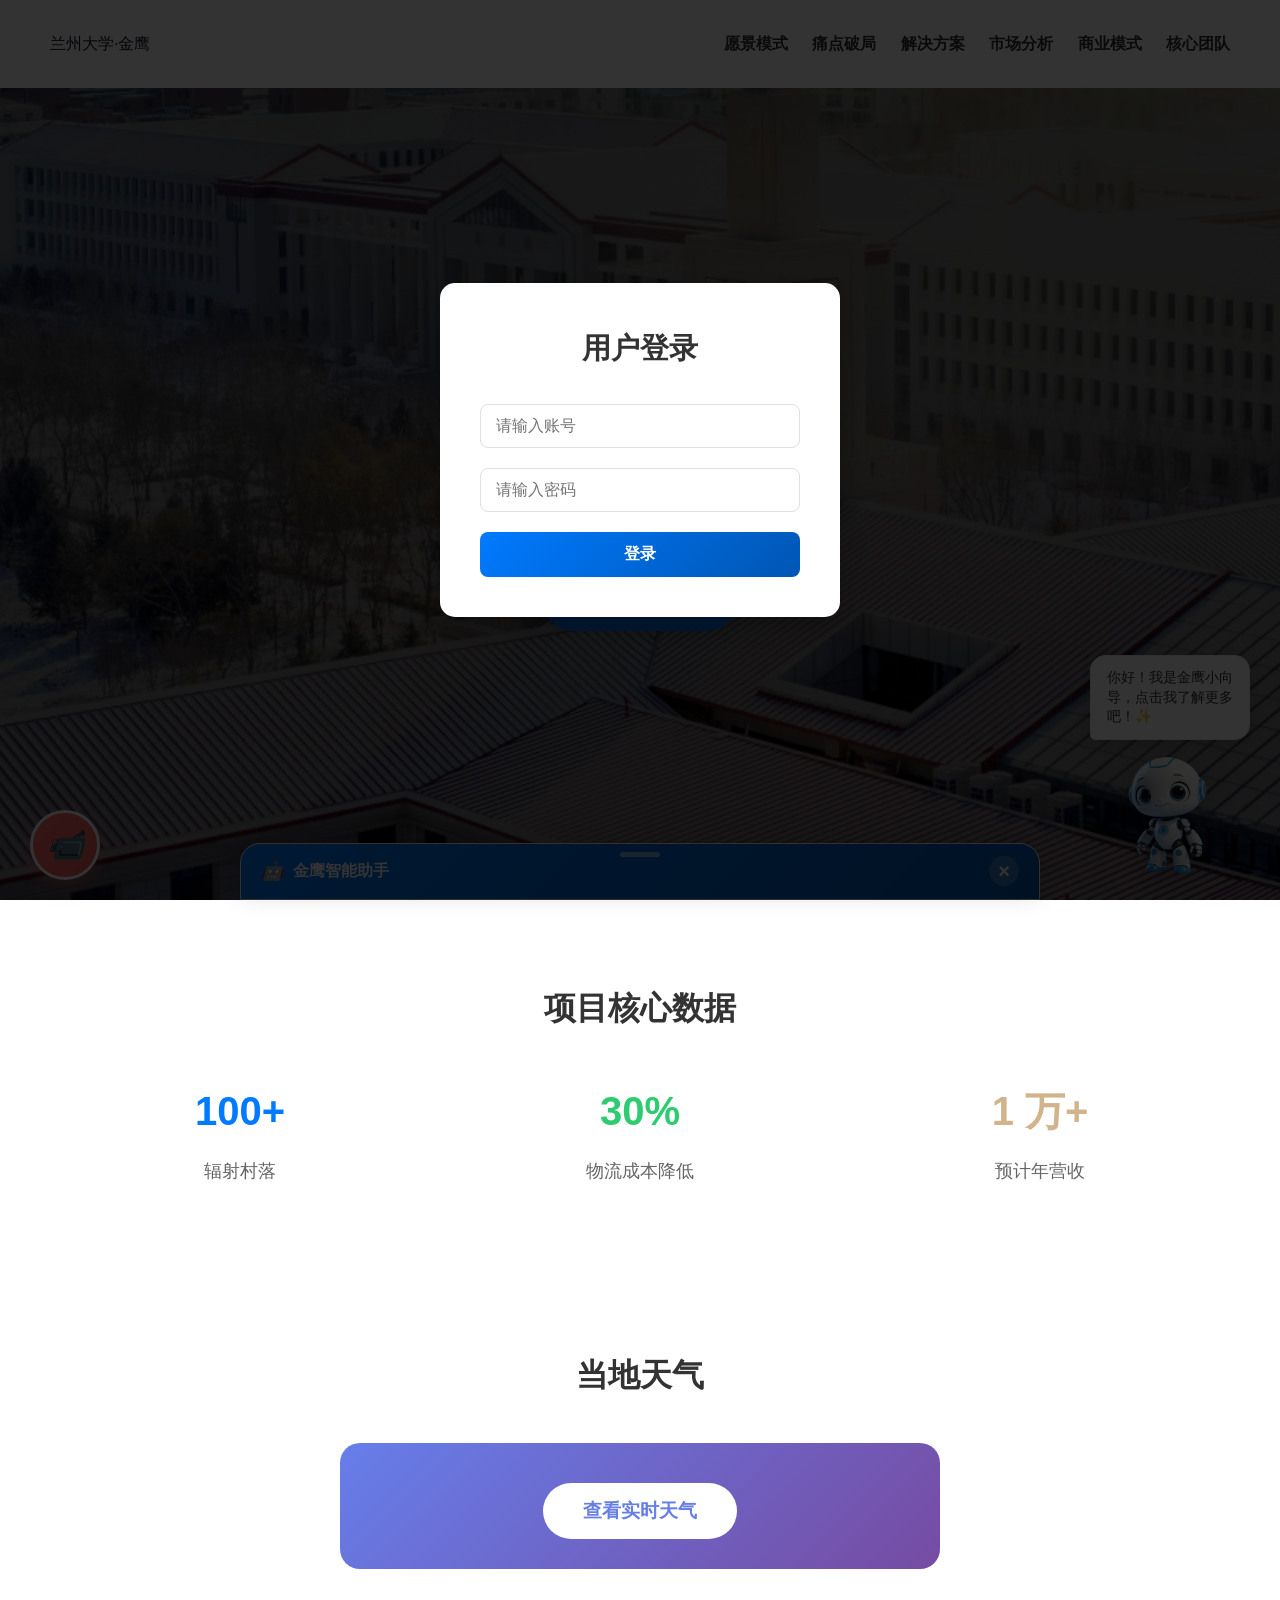
<file: index.html>
<!DOCTYPE html>
<html lang="zh-CN">
<head>
    <meta charset="UTF-8">
    <meta name="viewport" content="width=device-width, initial-scale=1.0">
    <title>兰州大学·金鹰</title>
    <!-- 引入全局样式 -->
    <link rel="stylesheet" href="assets/css/global.css">
    <style>
        /* ========== 新增：登录弹窗样式 ========== */
        .login-modal {
            position: fixed;
            top: 0;
            left: 0;
            width: 100%;
            height: 100%;
            background: rgba(0, 0, 0, 0.8);
            display: flex;
            justify-content: center;
            align-items: center;
            z-index: 99999;
        }
        
        .login-box {
            background: white;
            padding: 40px;
            border-radius: 15px;
            width: 90%;
            max-width: 400px;
            box-shadow: 0 10px 30px rgba(0, 0, 0, 0.3);
            text-align: center;
        }
        
        .login-box h2 {
            margin-bottom: 30px;
            color: #333;
            font-size: 1.8rem;
        }
        
        .login-input {
            width: 100%;
            padding: 12px 15px;
            margin-bottom: 20px;
            border: 1px solid #e0e0e0;
            border-radius: 8px;
            font-size: 1rem;
            outline: none;
        }
        
        .login-input:focus {
            border-color: #007AFF;
            box-shadow: 0 0 0 3px rgba(0, 122, 255, 0.1);
        }
        
        .login-btn {
            width: 100%;
            padding: 12px;
            background: linear-gradient(135deg, #007AFF 0%, #0056b3 100%);
            color: white;
            border: none;
            border-radius: 8px;
            font-size: 1rem;
            font-weight: bold;
            cursor: pointer;
            transition: transform 0.2s;
        }
        
        .login-btn:hover {
            transform: translateY(-2px);
        }
        
        .error-tip {
            color: #ff3b30;
            margin-bottom: 15px;
            font-size: 0.9rem;
            display: none;
        }

        /* ========== 原有样式（保留不变） ========== */
        * {
            margin: 0;
            padding: 0;
            box-sizing: border-box;
            font-family: "Microsoft Yahei", sans-serif;
        }
        
        body {
            padding-top: 88px;
            padding-bottom: 80px;
            overflow-x: hidden; /* 防止出现滚动条 */
        }

        header { 
            position: fixed; 
            top: 0; 
            width: 100%; 
            padding: 20px 50px; 
            display: flex; 
            justify-content: space-between; 
            align-items: center; 
            z-index: 1000; 
            background: rgba(255,255,255,0.9); 
            backdrop-filter: blur(10px); 
            height: 88px;
        }
        
        nav a { 
            margin-left: 20px; 
            text-decoration: none; 
            color: #333; 
            font-weight: bold; 
            transition: color 0.3s; 
        }
        
        nav a:hover { 
            color: #007AFF; 
        }

        .fade-in-up {
            opacity: 0;
            transform: translateY(20px);
            transition: opacity 0.8s ease, transform 0.8s ease;
        }
        
        .fade-in-up.visible {
            opacity: 1;
            transform: translateY(0);
        }

        .hero { 
            height: calc(100vh - 88px); 
            display: flex; 
            flex-direction: column; 
            justify-content: center; 
            align-items: center; 
            text-align: center; 
            background: linear-gradient(rgba(0,0,0,0.5), rgba(0,0,0,0.5)), url('images/hero/1.jpg'); 
            background-size: cover;     
            background-position: center;
            background-repeat: no-repeat;
            background-attachment: fixed;
            color: white; 
        }
        
        .hero h1 { 
            font-size: 3rem; 
            margin-bottom: 20px; 
            line-height: 1.2;
        }
        
        .btn { 
            padding: 15px 40px; 
            background: #007AFF; 
            color: white; 
            text-decoration: none; 
            border-radius: 30px; 
            font-size: 1.2rem; 
            transition: transform 0.3s, background 0.3s; 
            border: none;
            cursor: pointer;
        }
        
        .btn:hover { 
            transform: scale(1.05); 
            background: #0056b3; 
        }
        
        .section { 
            padding: 80px 20px; 
            max-width: 1200px; 
            margin: 0 auto; 
        }

        .section h2 {
            text-align: center; 
            margin-bottom: 40px;
            font-size: 2rem;
            color: #333;
        }
        
        .section .data-container {
            display: flex; 
            justify-content: space-around; 
            text-align: center;
            flex-wrap: wrap;
            gap: 40px;
        }
        
        .section .data-item {
            flex: 1;
            min-width: 150px;
        }
        
        .section .data-item h3 {
            font-size: 2.5rem; 
            color: #007AFF;
            margin-bottom: 10px;
        }
        
        .section .data-item p {
            font-size: 1.1rem;
            color: #666;
        }

        @media (max-width: 768px) {
            header {
                padding: 15px 20px;
                flex-direction: column;
                height: auto;
                padding-bottom: 15px;
            }
            
            nav {
                margin-top: 10px;
            }
            
            nav a {
                margin-left: 10px;
                margin-right: 10px;
                font-size: 0.9rem;
            }
            
            .hero h1 {
                font-size: 2rem;
            }
            
            body {
                padding-top: 120px;
                padding-bottom: 80px;
            }
            
            .hero {
                height: calc(100vh - 120px);
                padding: 0 20px;
            }
        }

        /* ========== 优化后的 AI 对话样式（底部灵动窗口） ========== */
        .chat-container {
            position: fixed;
            bottom: 0;
            left: 50%;
            transform: translateX(-50%);
            z-index: 9999;
            width: 90%;
            max-width: 800px;
            border-radius: 20px 20px 0 0;
            overflow: hidden;
            background: #ffffff;
            box-shadow: 0 -5px 25px rgba(0, 0, 0, 0.15);
            border: 1px solid #f0f0f0;
            transition: all 0.4s cubic-bezier(0.34, 1.56, 0.64, 1);
        }

        .chat-header {
            padding: 12px 20px;
            background: linear-gradient(135deg, #007AFF 0%, #0056b3 100%);
            color: white;
            font-weight: bold;
            display: flex;
            justify-content: space-between;
            align-items: center;
            cursor: pointer;
            position: relative;
        }
        
        .chat-header::before {
            content: '';
            position: absolute;
            top: 8px;
            left: 50%;
            transform: translateX(-50%);
            width: 40px;
            height: 5px;
            background: rgba(255, 255, 255, 0.5);
            border-radius: 3px;
        }
        
        .chat-header-title {
            display: flex;
            align-items: center;
            gap: 10px;
        }
        
        .chat-header-title i {
            font-size: 18px;
            animation: breathe 2s infinite ease-in-out;
        }
        
        .chat-close {
            cursor: pointer;
            font-size: 20px;
            width: 30px;
            height: 30px;
            border-radius: 50%;
            display: flex;
            align-items: center;
            justify-content: center;
            background: rgba(255, 255, 255, 0.2);
            transition: background 0.3s;
        }
        
        .chat-close:hover {
            background: rgba(255, 255, 255, 0.4);
        }

        .chat-window {
            height: 400px;
            display: flex;
            flex-direction: column;
            max-height: 0;
            overflow: hidden;
            transition: max-height 0.5s cubic-bezier(0.34, 1.56, 0.64, 1);
        }
        
        .chat-window.expanded {
            max-height: 400px;
        }

        .chat-messages {
            flex: 1;
            padding: 20px;
            overflow-y: auto;
            background: #f8f9fa;
            background-image: 
                linear-gradient(rgba(0, 122, 255, 0.02) 1px, transparent 1px),
                linear-gradient(90deg, rgba(0, 122, 255, 0.02) 1px, transparent 1px);
            background-size: 20px 20px;
        }
        
        .chat-messages::-webkit-scrollbar {
            width: 6px;
        }
        
        .chat-messages::-webkit-scrollbar-track {
            background: #f1f1f1;
            border-radius: 3px;
        }
        
        .chat-messages::-webkit-scrollbar-thumb {
            background: #ddd;
            border-radius: 3px;
        }
        
        .chat-messages::-webkit-scrollbar-thumb:hover {
            background: #007AFF;
        }

        .message {
            margin-bottom: 18px;
            max-width: 85%;
            position: relative;
        }
        
        .user-message {
            margin-left: auto;
        }
        
        .ai-message {
            margin-right: auto;
            display: flex;
            align-items: flex-start;
            gap: 8px;
        }
        
        .ai-avatar {
            width: 32px;
            height: 32px;
            border-radius: 50%;
            background: linear-gradient(135deg, #007AFF 0%, #00c6ff 100%);
            display: flex;
            align-items: center;
            justify-content: center;
            color: white;
            font-size: 14px;
            flex-shrink: 0;
            box-shadow: 0 2px 5px rgba(0, 122, 255, 0.2);
        }
        
        .message-content {
            padding: 12px 18px;
            border-radius: 18px;
            line-height: 1.5;
            font-size: 14px;
            box-shadow: 0 2px 8px rgba(0, 0, 0, 0.05);
        }
        
        .user-message .message-content {
            background: linear-gradient(135deg, #007AFF 0%, #0056b3 100%);
            color: white;
            border-bottom-right-radius: 4px;
        }
        
        .ai-message .message-content {
            background: white;
            color: #333;
            border-bottom-left-radius: 4px;
            border: 1px solid #f0f0f0;
        }

        .chat-input-area {
            padding: 15px;
            background: white;
            border-top: 1px solid #f0f0f0;
            display: flex;
            gap: 10px;
            align-items: center;
        }
        
        .chat-input-wrapper {
            flex: 1;
            position: relative;
        }

        #chat-input {
            width: 100%;
            padding: 12px 18px;
            border: 1px solid #e0e0e0;
            border-radius: 25px;
            outline: none;
            font-size: 14px;
            background: #f9f9f9;
            transition: all 0.3s;
        }
        
        #chat-input:focus {
            border-color: #007AFF;
            background: white;
            box-shadow: 0 0 0 3px rgba(0, 122, 255, 0.1);
        }

        #send-btn {
            padding: 12px 22px;
            background: linear-gradient(135deg, #007AFF 0%, #0056b3 100%);
            color: white;
            border: none;
            border-radius: 25px;
            cursor: pointer;
            font-size: 14px;
            font-weight: 500;
            transition: transform 0.2s, box-shadow 0.2s;
            box-shadow: 0 2px 8px rgba(0, 122, 255, 0.2);
        }
        
        #send-btn:hover {
            transform: translateY(-1px);
            box-shadow: 0 4px 12px rgba(0, 122, 255, 0.3);
        }
        
        #send-btn:disabled {
            background: #ccc;
            cursor: not-allowed;
            transform: none;
            box-shadow: none;
        }

        .loading {
            display: flex;
            gap: 6px;
            padding: 8px 15px;
            align-items: center;
        }

        .loading-dot {
            width: 8px;
            height: 8px;
            border-radius: 50%;
            background: #007AFF;
            animation: bounce 1.2s infinite alternate;
        }
        
        .loading-dot:nth-child(2) {
            animation-delay: 0.2s;
        }
        
        .loading-dot:nth-child(3) {
            animation-delay: 0.4s;
        }

        @keyframes bounce {
            from { transform: translateY(0); }
            to { transform: translateY(-8px); }
        }
        
        @keyframes breathe {
            0%, 100% { opacity: 1; transform: scale(1); }
            50% { opacity: 0.7; transform: scale(1.05); }
        }

        @media (max-width: 480px) {
            .chat-container {
                width: 100%;
                border-radius: 15px 15px 0 0;
            }
            
            .chat-window {
                height: 300px;
            }
            
            .chat-window.expanded {
                max-height: 300px;
            }
            
            .message {
                max-width: 90%;
            }
            
            .login-box {
                padding: 30px 20px;
            }
        }

        /* ========================================= */
        /* ========== 🌟 新增：小精灵专属样式 ========== */
        /* ========================================= */
        
        /* 小精灵容器：固定在右下角，层级略低于光团球 */
        #elf-container {
            position: fixed;
            bottom: 20px;
            right: 30px;
            z-index: 9997; /* 调整为 9997，低于光团球 */
            display: flex;
            flex-direction: column;
            align-items: center;
            width: 160px;
            cursor: pointer;
            transition: transform 0.3s ease;
        }

        /* 鼠标悬停时轻微放大 */
        #elf-container:hover {
            transform: scale(1.05);
        }

        /* 小精灵气泡 */
        #elf-bubble {
            background: #ffffff;
            color: #333;
            padding: 12px 16px;
            border-radius: 15px 15px 15px 5px;
            box-shadow: 0 4px 15px rgba(0,0,0,0.15);
            margin-bottom: 10px;
            font-size: 14px;
            line-height: 1.4;
            text-align: left;
            position: relative;
            opacity: 0;
            transform: translateY(10px) scale(0.9);
            transition: all 0.4s cubic-bezier(0.34, 1.56, 0.64, 1);
            max-width: 220px;
            border: 1px solid #f0f0f0;
            pointer-events: none; /* 让点击穿透气泡 */
        }

        #elf-bubble.show {
            opacity: 1;
            transform: translateY(0) scale(1);
        }

        /* 小精灵图片主体 */
        #elf-image {
            width: 130px;
            height: auto;
            filter: drop-shadow(0 8px 12px rgba(0,0,0,0.2));
            animation: float 3s ease-in-out infinite;
            transition: transform 0.4s cubic-bezier(0.34, 1.56, 0.64, 1), filter 0.3s ease;
            transform-origin: bottom center;
        }

        /* 动作类：说话 */
        #elf-image.state-talking {
            animation: talk-vibrate 0.3s infinite alternate;
            transform: scale(1.05);
        }

        /* 动作类：指向 */
        #elf-image.state-pointing {
            transform: rotate(-12deg) scaleX(1.1) translateY(-5px);
            animation: none;
        }

        /* 动作类：开心 */
        #elf-image.state-happy {
            animation: happy-jump 0.6s cubic-bezier(0.175, 0.885, 0.32, 1.275);
        }

        /* 点击反馈 */
        #elf-container:active #elf-image {
            transform: scale(0.95) !important;
            filter: drop-shadow(0 4px 4px rgba(0,0,0,0.2));
            animation: none !important;
        }

        /* 动画定义 */
        @keyframes float {
            0%, 100% { transform: translateY(0); }
            50% { transform: translateY(-8px); }
        }

        @keyframes talk-vibrate {
            from { transform: scale(1.05) translateY(0); }
            to { transform: scale(1.08) translateY(-2px); }
        }

        @keyframes happy-jump {
            0% { transform: translateY(0) scale(1); }
            40% { transform: translateY(-35px) scale(1.1, 0.9); }
            60% { transform: translateY(-35px) scale(0.9, 1.1); }
            100% { transform: translateY(0) scale(1); }
        }

        /* 鼠标跟随微交互 */
        body.mouse-left #elf-image:not(.state-pointing):not(.state-happy) {
             transform: rotate(5deg) translateY(-8px);
        }
        body.mouse-right #elf-image:not(.state-pointing):not(.state-happy) {
             transform: rotate(-5deg) translateY(-8px);
        }

        /* 移动端适配：小精灵稍微变小 */
        @media (max-width: 768px) {
            #elf-container {
                bottom: 10px;
                right: 10px;
                width: 120px;
            }
            #elf-image {
                width: 100px;
            }
            #elf-bubble {
                font-size: 12px;
                max-width: 180px;
                padding: 10px;
            }
        }

        /* ========== 🌤️ 新增：天气模块样式 ========== */
        .weather-container {
            text-align: center; 
            padding: 30px; 
            background: linear-gradient(135deg, #667eea 0%, #764ba2 100%); 
            border-radius: 20px; 
            color: white; 
            max-width: 600px; 
            margin: 0 auto;
            transition: transform 0.3s ease;
        }
        .weather-container:hover {
            transform: translateY(-5px);
        }
        #weather-display {
            animation: fadeIn 0.5s ease;
        }
        @keyframes fadeIn {
            from { opacity: 0; transform: scale(0.8); }
            to { opacity: 1; transform: scale(1); }
        }

        /* ========== 🚁 新增：无人机摄像头样式 ========== */
        .drone-camera-btn {
            position: fixed;
            bottom: 20px;
            left: 30px;
            z-index: 9998;
            width: 70px;
            height: 70px;
            border-radius: 50%;
            background: linear-gradient(135deg, #ff6b6b 0%, #ee5a52 100%);
            display: flex;
            align-items: center;
            justify-content: center;
            box-shadow: 0 6px 20px rgba(255, 107, 107, 0.4);
            cursor: pointer;
            border: 3px solid white;
            transition: all 0.3s ease;
        }

        .drone-camera-btn:hover {
            transform: scale(1.1);
            box-shadow: 0 8px 25px rgba(255, 107, 107, 0.5);
        }

        .drone-camera-btn i {
            font-size: 30px;
            color: white;
        }

        .drone-camera-modal {
            position: fixed;
            top: 0;
            left: 0;
            width: 100%;
            height: 100%;
            background: rgba(0, 0, 0, 0.9);
            z-index: 999999;
            display: none;
            justify-content: center;
            align-items: center;
            padding: 20px;
        }

        .drone-camera-content {
            background: white;
            border-radius: 15px;
            width: 100%;
            max-width: 800px;
            position: relative;
            overflow: hidden;
        }

        .drone-camera-close {
            position: absolute;
            top: 15px;
            right: 15px;
            width: 40px;
            height: 40px;
            border-radius: 50%;
            background: rgba(0, 0, 0, 0.7);
            color: white;
            display: flex;
            align-items: center;
            justify-content: center;
            cursor: pointer;
            z-index: 10;
            font-size: 20px;
            transition: background 0.3s ease;
        }

        .drone-camera-close:hover {
            background: rgba(255, 0, 0, 0.8);
        }

        #camera-preview {
            width: 100%;
            height: auto;
            display: block;
        }

        .drone-camera-title {
            padding: 15px;
            text-align: center;
            background: #333;
            color: white;
            font-weight: bold;
            font-size: 18px;
        }

        @media (max-width: 768px) {
            .drone-camera-btn {
                width: 60px;
                height: 60px;
                bottom: 15px;
                left: 15px;
            }
            .drone-camera-btn i {
                font-size: 25px;
            }
        }

        /* ========== ✨ 增强版：3D 悬浮光团球样式 (满屏漫游) ========== */
        .floating-orb-container {
            position: fixed;
            /* 初始位置由 JS 随机设置，这里给个默认值防止闪烁 */
            top: 50%;
            left: 50%;
            transform: translate(-50%, -50%); /* 初始居中，JS 启动后会覆盖 */
            z-index: 9998; /* 高于小精灵，低于聊天窗口 */
            width: 120px;  /* 稍大一点，视觉效果更好 */
            height: 120px;
            border-radius: 50%;
            overflow: hidden;
            /* 移除 pointer-events: none，让点击生效 */
            /* pointer-events: none; */
            /* 移除固定的 float 动画，改为 JS 控制移动 */
            filter: drop-shadow(0 0 20px rgba(255, 215, 0, 0.8));
            background: transparent;
            will-change: top, left; /* 性能优化 */
            mix-blend-mode: screen; /* 混合模式，让光效更自然融合 */
            /* 新增：过渡动画，让交互更丝滑 */
            transition: all 0.3s cubic-bezier(0.34, 1.56, 0.64, 1);
        }

        .floating-orb-video {
            width: 100%;
            height: 100%;
            object-fit: cover;
            border-radius: 50%;
            /* 移除固定的 rotate 动画，让视频自身旋转配合移动更自然，或者保留也可 */
            animation: orb-self-rotate 15s linear infinite;
            display: block;
        }

        @keyframes orb-self-rotate {
            from { transform: rotate(0deg); }
            to { transform: rotate(360deg); }
        }

        /* 移动端适配 */
        @media (max-width: 768px) {
            .floating-orb-container {
                width: 80px;
                height: 80px;
            }
        }
    </style>
</head>
<body>
    <!-- ========== 登录弹窗 ========== -->
    <div class="login-modal" id="loginModal">
        <div class="login-box">
            <h2>用户登录</h2>
            <div class="error-tip" id="errorTip">账号或密码错误，请重新输入！</div>
            <input type="text" class="login-input" id="username" placeholder="请输入账号">
            <input type="password" class="login-input" id="password" placeholder="请输入密码">
            <button class="login-btn" id="loginBtn">登录</button>
        </div>
    </div>

    <!-- 顶部导航 -->
    <header>
        <div class="logo">兰州大学·金鹰</div>
        <nav>
            <a href="pages/vision.html">愿景模式</a>
            <a href="pages/painpoints.html">痛点破局</a>
            <a href="pages/solution.html">解决方案</a>
            <a href="pages/market.html">市场分析</a>
            <a href="pages/business.html">商业模式</a>
            <a href="pages/team.html">核心团队</a>
        </nav>
    </header>

    <!-- 首屏 Hero -->
    <section class="hero">
        <h1 class="fade-in-up">核心镇 + 协作县<br>体旅农融合新范式</h1>
        <p class="fade-in-up" style="margin-bottom: 40px; font-size: 1.2rem;">数据驱动 · 平台联营 · 场景引爆</p>
        <a href="pages/vision.html" class="btn fade-in-up">开启探索之旅</a>
    </section>

    <!-- 数据概览 -->
    <section class="section">
        <h2>项目核心数据</h2>
        <div class="data-container">
            <div class="data-item">
                <h3 style="color: #007AFF;">100+</h3>
                <p>辐射村落</p>
            </div>
            <div class="data-item">
                <h3 style="color: #2ECC71;">30%</h3>
                <p>物流成本降低</p>
            </div>
            <div class="data-item">
                <h3 style="color: #D2B48C;">1 万+</h3>
                <p>预计年营收</p>
            </div>
        </div>
    </section>

    <!-- 🌤️ 新增：天气查询 -->
    <section class="section fade-in-up">
        <h2>当地天气</h2>
        <div class="weather-container">
            <div id="weather-display" style="display: none;">
                <div style="font-size: 3rem; margin-bottom: 10px;" id="weather-icon">☀️</div>
                <div style="font-size: 2.5rem; font-weight: bold; margin-bottom: 10px;" id="weather-temp">--°C</div>
                <div style="font-size: 1.2rem; margin-bottom: 5px;" id="weather-text">加载中...</div>
                <div style="font-size: 0.9rem; opacity: 0.9;" id="weather-location">📍 兰州大学榆中校区</div>
                <div style="margin-top: 15px; font-size: 0.8rem; opacity: 0.8;">
                    <span id="weather-wind">风向：--</span> | 
                    <span id="weather-humidity">湿度：--%</span>
                </div>
            </div>
            <button class="btn" id="weather-btn" style="background: white; color: #667eea; margin-top: 10px;">查看实时天气</button>
            <div id="weather-error" style="color: #ffeb3b; margin-top: 10px; display: none;"></div>
        </div>
    </section>

    <!-- ========== 🚁 新增：无人机摄像头按钮和弹窗 ========== -->
    <div class="drone-camera-btn" id="droneCameraBtn">
        <i>📹</i>
    </div>

    <div class="drone-camera-modal" id="droneCameraModal">
        <div class="drone-camera-content">
            <div class="drone-camera-close" id="droneCameraClose">×</div>
            <div class="drone-camera-title">无人机实时摄像头（测试版）</div>
            <video id="camera-preview" autoplay playsinline></video>
        </div>
    </div>

    <!-- 引入主逻辑脚本 -->
    <script src="assets/js/main.js"></script>
    <script>
        // 简单的入场动画逻辑
        document.addEventListener('DOMContentLoaded', () => {
            const elements = document.querySelectorAll('.fade-in-up');
            elements.forEach((el, index) => {
                setTimeout(() => {
                    el.classList.add('visible');
                }, 100 + index * 200);
            });
        });
    </script>

    <!-- 彩色粒子交互特效代码 -->
    <script>
        !(function () {
          function n(n, e, t) {
            return n.getAttribute(e) || t;
          }
          function e(n) {
            return document.getElementsByTagName(n);
          }
          function t() {
            var t = e("script"),
              o = t.length,
              i = t[o - 1];
            return {
              l: o,
              z: n(i, "zIndex", -1),
              o: n(i, "opacity", 0.6),
              c: n(i, "color", "0,255,0"), 
              n: n(i, "count", 400),
            };
          }

          function o() {
            (a = m.width =
              window.innerWidth ||
              document.documentElement.clientWidth ||
              document.body.clientWidth),
              (c = m.height =
                window.innerHeight ||
                document.documentElement.clientHeight ||
                document.body.clientHeight);
          }
          function i() {
            r.clearRect(0, 0, a, c);
            var n, e, t, o, m, l;
            s.forEach(function (particle, index) {
              for (
                particle.x += particle.xa,
                particle.y += particle.ya,
                particle.xa *= particle.x > a || particle.x < 0 ? -1 : 1,
                particle.ya *= particle.y > c || particle.y < 0 ? -1 : 1,
                r.fillStyle = particle.color,
                r.fillRect(particle.x - 0.5, particle.y - 0.5, 1, 1),
                e = index + 1;
                e < u.length;
                e++
              ) {
                (n = u[e]),
                  null !== n.x &&
                  null !== n.y &&
                  ((o = particle.x - n.x),
                    (m = particle.y - n.y),
                    (l = o * o + m * m),
                    l < n.max &&
                    (n === y &&
                      l >= n.max / 2 &&
                      ((particle.x -= 0.03 * o), (particle.y -= 0.03 * m)),
                      (t = (n.max - l) / n.max),
                      r.beginPath(),
                      (r.lineWidth = t / 2),
                      r.strokeStyle = particle.color,
                      r.moveTo(particle.x, particle.y),
                      r.lineTo(n.x, n.y),
                      r.stroke()));
              }
            }),
              x(i);
          }
          var fixedColors = [
            "rgba(255, 0, 0, 1.0)",
            "rgba(0, 255, 0, 1.0)",
            "rgba(0, 0, 255, 1.0)",
            "rgba(255, 255, 0, 1.0)",
            "rgba(0, 255, 255, 0.8)",
            "rgba(255, 0, 255, 0.8)",
            "rgba(255, 165, 0, 0.8)",
            "rgba(127, 255, 212, 1.0)",
              "rgba(0, 255, 127, 1.0)"
          ];
          var a,
            c,
            u,
            m = document.createElement("canvas"),
            d = t(),
            l = "c_n" + d.l,
            r = m.getContext("2d"),
            x =
              window.requestAnimationFrame ||
              window.webkitRequestAnimationFrame ||
              window.mozRequestAnimationFrame ||
              window.oRequestAnimationFrame ||
              window.msRequestAnimationFrame ||
              function (n) {
                window.setTimeout(n, 1e3 / 45);
              },
            w = Math.random,
            y = { x: null, y: null, max: 2e4 };
          (m.id = l),
            (m.style.cssText =
              "position:fixed;top:0;left:0;z-index:" + d.z + ";opacity:" + d.o),
            e("body")[0].appendChild(m),
            o(),
            (window.onresize = o),
            (window.onmousemove = function (n) {
              (n = n || window.event), (y.x = n.clientX), (y.y = n.clientY);
            }),
            (window.onmouseout = function () {
              (y.x = null), (y.y = null);
            });

            for (var s = [], f = 0; d.n > f; f++) {
            var h = w() * a,
              g = w() * c,
              v = 2 * w() - 1,
              p = 2 * w() - 1,
              color = fixedColors[Math.floor(Math.random() * fixedColors.length)];
            s.push({ x: h, y: g, xa: v, ya: p, max: 6e3, color: color });
          }

          (u = s.concat([y])),
            setTimeout(function () {
              i();
            }, 100);
        })();
    </script>

    <!-- ========== AI 对话界面 ========== -->
    <div class="chat-container">
        <div class="chat-header" id="chat-header">
            <div class="chat-header-title">
                <i>🤖</i>
                <span>金鹰智能助手</span>
            </div>
            <span class="chat-close" id="chat-close">×</span>
        </div>
        
        <div class="chat-window" id="chat-window">
            <div class="chat-messages" id="chat-messages">
                <div class="message ai-message">
                    <div class="ai-avatar">🤖</div>
                    <div class="message-content">
                        你好！我是金鹰智能助手，有什么想了解的都可以问我～
                    </div>
                </div>
            </div>
            
            <div class="chat-input-area">
                <div class="chat-input-wrapper">
                    <input type="text" id="chat-input" placeholder="请输入你的问题...">
                </div>
                <button id="send-btn">发送</button>
            </div>
        </div>
    </div>

    <!-- 🌟 新增：小精灵 HTML 结构 (放在 body 结束前) -->
    <div id="elf-container" onclick="nextStep()">
        <div id="elf-bubble">你好！我是金鹰小向导，点击我了解更多吧！✨</div>
        <!-- 注意：这里使用相对路径，确保 images/my-elf 文件夹存在 -->
        <img id="elf-image" src="images/my-elf/elf-idle.png" alt="Guide Elf">
    </div>

    <!-- ✨ 新增：3D 悬浮光团球 HTML 结构 -->
    <div class="floating-orb-container" id="floatingOrb">
        <!-- 使用相对路径指向你的视频文件 -->
        <video class="floating-orb-video" src="images/video/1.mp4" autoplay loop muted playsinline></video>
    </div>

    <!-- ========== 登录逻辑脚本 ========== -->
    <script>
        document.addEventListener('DOMContentLoaded', () => {
            const loginModal = document.getElementById('loginModal');
            const usernameInput = document.getElementById('username');
            const passwordInput = document.getElementById('password');
            const loginBtn = document.getElementById('loginBtn');
            const errorTip = document.getElementById('errorTip');

            const correctUsername = 'lzu';
            const correctPassword = '1';

            function checkLogin() {
                const inputUsername = usernameInput.value.trim();
                const inputPassword = passwordInput.value.trim();

                if (inputUsername === correctUsername && inputPassword === correctPassword) {
                    loginModal.style.display = 'none';
                    errorTip.style.display = 'none';
                } else {
                    errorTip.style.display = 'block';
                    passwordInput.value = '';
                }
            }

            loginBtn.addEventListener('click', checkLogin);
            passwordInput.addEventListener('keypress', (e) => {
                if (e.key === 'Enter') {
                    checkLogin();
                }
            });
        });
    </script>

    <!-- ========== AI 对话逻辑 ========== -->
    <script>
        document.addEventListener('DOMContentLoaded', () => {
            const chatHeader = document.getElementById('chat-header');
            const chatWindow = document.getElementById('chat-window');
            const chatClose = document.getElementById('chat-close');
            const chatMessages = document.getElementById('chat-messages');
            const chatInput = document.getElementById('chat-input');
            const sendBtn = document.getElementById('send-btn');

            chatHeader.addEventListener('click', (e) => {
                if (e.target !== chatClose && !chatClose.contains(e.target)) {
                    chatWindow.classList.toggle('expanded');
                }
            });

            chatClose.addEventListener('click', () => {
                chatWindow.classList.remove('expanded');
            });

            async function sendMessage() {
                const message = chatInput.value.trim();
                if (!message) return;

                chatInput.value = '';
                sendBtn.disabled = true;

                const userMessageHTML = `
                    <div class="message user-message">
                        <div class="message-content">${message}</div>
                    </div>
                `;
                chatMessages.insertAdjacentHTML('beforeend', userMessageHTML);

                const loadingHTML = `
                    <div class="message ai-message" id="loading">
                        <div class="ai-avatar">🤖</div>
                        <div class="loading">
                            <div class="loading-dot"></div>
                            <div class="loading-dot"></div>
                            <div class="loading-dot"></div>
                        </div>
                    </div>
                `;
                chatMessages.insertAdjacentHTML('beforeend', loadingHTML);
                chatMessages.scrollTop = chatMessages.scrollHeight;

                try {
                    const response = await fetch('https://ai-weather-api.vercel.app/api/chat', {
                        method: 'POST',
                        headers: {
                            'Content-Type': 'application/json'
                        },
                        body: JSON.stringify({ message: message })
                    });

                    if (!response.ok) {
                        throw new Error(`服务器返回错误：${response.status}`);
                    }

                    const data = await response.json();
                    document.getElementById('loading').remove();
                    const aiMessageHTML = `
                        <div class="message ai-message">
                            <div class="ai-avatar">🤖</div>
                            <div class="message-content">${data.reply}</div>
                        </div>
                    `;
                    chatMessages.insertAdjacentHTML('beforeend', aiMessageHTML);
                } catch (error) {
                    console.error('详细错误：', error);
                    document.getElementById('loading').remove();
                    const errorHTML = `
                        <div class="message ai-message">
                            <div class="ai-avatar">🤖</div>
                            <div class="message-content">${error.message || '网络出错了，请稍后再试～'}</div>
                        </div>
                    `;
                    chatMessages.insertAdjacentHTML('beforeend', errorHTML);
                } finally {
                    sendBtn.disabled = false;
                    chatMessages.scrollTop = chatMessages.scrollHeight;
                }
            }

            sendBtn.addEventListener('click', sendMessage);
            chatInput.addEventListener('keypress', (e) => {
                if (e.key === 'Enter') sendMessage();
            });
        });
    </script>

    <!-- 🌟 新增：小精灵交互逻辑 (放在所有脚本之后) -->
    <script>
        document.addEventListener('DOMContentLoaded', () => {
            // 配置图片路径 (相对路径)
            const images = {
                idle: 'images/my-elf/elf-idle.png',
                talk: 'images/my-elf/elf-talk.png',
                point: 'images/my-elf/elf-point.png',
                happy: 'images/my-elf/elf-happy.png'
            };

            // 剧本配置
            const steps = [
                { 
                    text: "你好！我是金鹰小向导，点击我了解更多吧！✨", 
                    img: images.idle, 
                    cssClass: '' 
                },
                { 
                    text: "看这里！我们致力于体旅农融合新发展 👉", 
                    img: images.talk, 
                    cssClass: 'state-talking' 
                },
                { 
                    text: "比如这个按钮，点击可以查看我们的愿景模式哦！", 
                    img: images.point, 
                    cssClass: 'state-pointing' 
                },
                { 
                    text: "太棒了！让我们一起助力乡村振兴！💖", 
                    img: images.happy, 
                    cssClass: 'state-happy' 
                }
            ];

            let currentStepIndex = 0;
            const elfImg = document.getElementById('elf-image');
            const elfBubble = document.getElementById('elf-bubble');
            const elfContainer = document.getElementById('elf-container');

            /* ✅ 新增（不改其他逻辑）：拿到聊天窗口元素，用于点击小精灵时自动展开 */
            const chatWindow = document.getElementById('chat-window');

            // 初始化显示气泡
            setTimeout(() => {
                elfBubble.classList.add('show');
            }, 1000);

            // 切换动作函数
            function nextStep() {
                /* ✅ 新增：点击小精灵时弹出（展开）金鹰智能助手对话框 */
                if (chatWindow) chatWindow.classList.add('expanded');

                currentStepIndex = (currentStepIndex + 1) % steps.length;
                const step = steps[currentStepIndex];

                // 隐藏气泡
                elfBubble.classList.remove('show');

                // 清除旧动作类
                elfImg.classList.remove('state-talking', 'state-pointing', 'state-happy');
                // 强制重绘以重置动画
                void elfImg.offsetWidth; 

                setTimeout(() => {
                    elfImg.src = step.img;
                    if (step.cssClass) {
                        elfImg.classList.add(step.cssClass);
                    }
                    elfBubble.innerText = step.text;
                    elfBubble.classList.add('show');
                }, 250);
            }

            /* ✅ 新增（关键修复）：把 nextStep 暴露到全局，解决 onclick="nextStep()" 无法调用的问题 */
            window.nextStep = nextStep;

            // 鼠标跟随逻辑
            document.addEventListener('mousemove', (e) => {
                const width = window.innerWidth;
                const mouseX = e.clientX;

                document.body.classList.remove('mouse-left', 'mouse-right');

                if (mouseX < width / 2) {
                    document.body.classList.add('mouse-left');
                } else {
                    document.body.classList.add('mouse-right');
                }
                
                // 如果正在做特定动作，暂停跟随
                if (elfImg.classList.contains('state-pointing') || elfImg.classList.contains('state-happy')) {
                    document.body.classList.remove('mouse-left', 'mouse-right');
                }
            });
        });
    </script>

    <!-- ========== 🌤️ 修改版：通过 Vercel 后端请求天气 ========== -->
    <script>
        document.addEventListener('DOMContentLoaded', () => {
            const weatherBtn = document.getElementById('weather-btn');
            const weatherDisplay = document.getElementById('weather-display');
            const weatherError = document.getElementById('weather-error');
            
            // ✅ 替换为你的 Vercel 后端域名
            const LOCAL_API_URL = 'https://ai-weather-api.vercel.app/api/weather';
            const YUZHONG_ADCODE = '620123';
            
            const weatherIcons = {
                '晴': '☀️', '多云': '⛅', '阴': '☁️', '阵雨': '🌦️', '雷阵雨': '⛈️',
                '雨夹雪': '🌨️', '小雨': '🌦️', '中雨': '🌧️', '大雨': '🌧️', '暴雨': '⛈️',
                '小雪': '❄️', '中雪': '❄️', '大雪': '❄️', '雾': '🌫️', '霾': '😷', '无': '❓'
            };

            weatherBtn.addEventListener('click', async () => {
                weatherBtn.disabled = true;
                weatherBtn.textContent = '加载中...';
                weatherError.style.display = 'none';
                weatherDisplay.style.display = 'none';

                try {
                    // 发起请求到 Vercel 后端
                    const response = await fetch(`${LOCAL_API_URL}?city=${YUZHONG_ADCODE}`);
                    
                    if (!response.ok) {
                        const errText = await response.text();
                        throw new Error(`服务响应错误 (${response.status}): ${errText}`);
                    }

                    const data = await response.json();
                    
                    if (data.status === '1' && data.info === 'OK' && data.lives && data.lives.length > 0) {
                        renderWeather(data.lives[0]);
                    } else {
                        throw new Error(`数据异常：${data.info} (代码:${data.infocode || '未知'})`);
                    }

                } catch (error) {
                    console.error('天气查询失败:', error);
                    let msg = error.message;
                    if (msg.includes('Failed to fetch')) {
                        msg = "无法连接到后端服务！请确认 Vercel 后端已正常部署";
                    }
                    weatherError.textContent = msg;
                    weatherError.style.display = 'block';
                    weatherBtn.disabled = false;
                    weatherBtn.textContent = '重新获取';
                }
            });

            function renderWeather(live) {
                const weather = live.weather;
                document.getElementById('weather-icon').textContent = weatherIcons[weather] || '🌡️';
                document.getElementById('weather-temp').textContent = `${live.temperature}°C`;
                document.getElementById('weather-text').textContent = weather;
                document.getElementById('weather-wind').textContent = `${live.winddirection}风 ${live.windpower}级`;
                document.getElementById('weather-humidity').textContent = `湿度：${live.humidity}%`;
                
                weatherDisplay.style.display = 'block';
                weatherBtn.style.display = 'none';

                const timeStr = new Date(live.reporttime).toLocaleString('zh-CN', {
                    month: 'short', day: 'numeric', hour: '2-digit', minute: '2-digit'
                });
                document.getElementById('weather-location').innerHTML = 
                    `📍 ${live.city} <span style="opacity:0.7;font-size:0.8em;">(${timeStr}更新)</span>`;
            }
        });
    </script>

    <!-- ========== 🚁 新增：无人机摄像头逻辑 ========== -->
    <script>
        document.addEventListener('DOMContentLoaded', () => {
            const droneCameraBtn = document.getElementById('droneCameraBtn');
            const droneCameraModal = document.getElementById('droneCameraModal');
            const droneCameraClose = document.getElementById('droneCameraClose');
            const cameraPreview = document.getElementById('camera-preview');
            let stream = null;

            // 打开摄像头弹窗
            droneCameraBtn.addEventListener('click', async () => {
                try {
                    // 请求用户设备摄像头权限
                    stream = await navigator.mediaDevices.getUserMedia({
                        video: { 
                            facingMode: 'environment', // 优先使用后置摄像头（移动端）
                            width: { ideal: 1280 },
                            height: { ideal: 720 }
                        },
                        audio: false // 暂时不获取音频
                    });

                    // 将摄像头流赋值给 video 元素
                    cameraPreview.srcObject = stream;
                    // 显示弹窗
                    droneCameraModal.style.display = 'flex';
                } catch (error) {
                    console.error('摄像头访问失败:', error);
                    alert(`无法访问摄像头：${error.message}\n请确保已授予摄像头权限，并且没有其他应用占用摄像头。`);
                }
            });

            // 关闭摄像头弹窗
            function closeCameraModal() {
                droneCameraModal.style.display = 'none';
                // 停止摄像头流
                if (stream) {
                    stream.getTracks().forEach(track => track.stop());
                    stream = null;
                }
                cameraPreview.srcObject = null;
            }

            droneCameraClose.addEventListener('click', closeCameraModal);

            // 点击弹窗外层关闭
            droneCameraModal.addEventListener('click', (e) => {
                if (e.target === droneCameraModal) {
                    closeCameraModal();
                }
            });

            // 按 ESC 键关闭
            document.addEventListener('keydown', (e) => {
                if (e.key === 'Escape' && droneCameraModal.style.display === 'flex') {
                    closeCameraModal();
                }
            });
        });
    </script>

    <!-- ✨ 新增：光团球视频播放控制逻辑 + 满屏漫游逻辑 + 点击跳转 -->
    <script>
        document.addEventListener('DOMContentLoaded', () => {
            const orbVideo = document.querySelector('.floating-orb-video');
            const orbContainer = document.getElementById('floatingOrb');
            
            // 1. 视频播放控制
            if (orbVideo) {
                orbVideo.muted = true;
                orbVideo.loop = true;
                orbVideo.playsInline = true;
                
                const playPromise = orbVideo.play();
                if (playPromise !== undefined) {
                    playPromise.catch(error => {
                        console.log("自动播放被阻止，等待用户交互");
                        document.body.addEventListener('click', () => {
                            orbVideo.play();
                        }, { once: true });
                    });
                }
            }

            // ========== 新增：点击跳转功能 ==========
            if (orbContainer) {
                // 开启点击交互（移除 pointer-events: none，否则点击无效）
                orbContainer.style.pointerEvents = 'auto';
                orbContainer.style.cursor = 'pointer'; // 鼠标变成手型
                
                // 点击跳转到乡村振兴页面
                orbContainer.addEventListener('click', () => {
                    // 跳转地址和之前的悬浮窗保持一致
                    window.location.href = 'pages/rural.html';
                    
                    // 可选：添加点击反馈动画
                    orbContainer.style.transform = 'scale(0.9)';
                    setTimeout(() => {
                        orbContainer.style.transform = 'scale(1)';
                    }, 200);
                });
                
                // 可选：悬停放大效果
                orbContainer.addEventListener('mouseenter', () => {
                    orbContainer.style.transform = 'scale(1.1)';
                    orbContainer.style.filter = 'drop-shadow(0 0 30px rgba(255, 215, 0, 1))';
                });
                
                orbContainer.addEventListener('mouseleave', () => {
                    orbContainer.style.transform = 'scale(1)';
                    orbContainer.style.filter = 'drop-shadow(0 0 20px rgba(255, 215, 0, 0.8))';
                });
            }

            // 2. 满屏漫游逻辑
            function initOrbMovement() {
                if (!orbContainer) return;

                // 配置参数
                const config = {
                    speed: 1.5, // 移动速度 (像素/帧)
                    size: orbContainer.offsetWidth // 获取元素大小
                };

                // 随机初始位置 (确保完全在屏幕内)
                const maxX = window.innerWidth - config.size;
                const maxY = window.innerHeight - config.size;
                
                let x = Math.random() * maxX;
                let y = Math.random() * maxY;

                // 随机初始方向 (速度向量)
                let vx = (Math.random() - 0.5) * 2 * config.speed;
                let vy = (Math.random() - 0.5) * 2 * config.speed;

                // 确保速度不为0
                if (Math.abs(vx) < 0.5) vx = 1;
                if (Math.abs(vy) < 0.5) vy = 1;

                // 初始设置位置
                orbContainer.style.left = x + 'px';
                orbContainer.style.top = y + 'px';
                orbContainer.style.transform = 'none'; // 移除初始的 translate

                // 动画循环
                function animate() {
                    // 更新位置
                    x += vx;
                    y += vy;

                    // 边界检测与反弹
                    const currentWidth = orbContainer.offsetWidth;
                    const currentHeight = orbContainer.offsetHeight;
                    const limitX = window.innerWidth - currentWidth;
                    const limitY = window.innerHeight - currentHeight;

                    // 左右反弹
                    if (x <= 0) {
                        x = 0;
                        vx = Math.abs(vx); // 向右
                        addRandomJitter();
                    } else if (x >= limitX) {
                        x = limitX;
                        vx = -Math.abs(vx); // 向左
                        addRandomJitter();
                    }

                    // 上下反弹
                    if (y <= 0) {
                        y = 0;
                        vy = Math.abs(vy); // 向下
                        addRandomJitter();
                    } else if (y >= limitY) {
                        y = limitY;
                        vy = -Math.abs(vy); // 向上
                        addRandomJitter();
                    }

                    // 应用新位置（避开 hover/click 时的 transform）
                    if (!orbContainer.matches(':hover')) {
                        orbContainer.style.left = x + 'px';
                        orbContainer.style.top = y + 'px';
                    }

                    // 增加一点随机扰动，让轨迹不那么死板 (每 100 帧轻微改变方向)
                    if (Math.random() < 0.01) {
                        addRandomJitter();
                    }

                    requestAnimationFrame(animate);
                }

                // 添加随机扰动函数
                function addRandomJitter() {
                    const jitter = 0.2;
                    vx += (Math.random() - 0.5) * jitter;
                    vy += (Math.random() - 0.5) * jitter;
                    
                    // 限制最大速度，防止过快
                    const maxSpeed = config.speed * 1.5;
                    vx = Math.max(-maxSpeed, Math.min(maxSpeed, vx));
                    vy = Math.max(-maxSpeed, Math.min(maxSpeed, vy));
                }

                // 窗口大小改变时重置边界，防止卡住
                window.addEventListener('resize', () => {
                    const newX = Math.min(x, window.innerWidth - config.size);
                    const newY = Math.min(y, window.innerHeight - config.size);
                    x = Math.max(0, newX);
                    y = Math.max(0, newY);
                });

                // 启动动画
                requestAnimationFrame(animate);
            }

            // 延迟一点启动，确保 DOM 渲染完成
            setTimeout(initOrbMovement, 500);
        });
    </script>

</body>
</html>
</file>
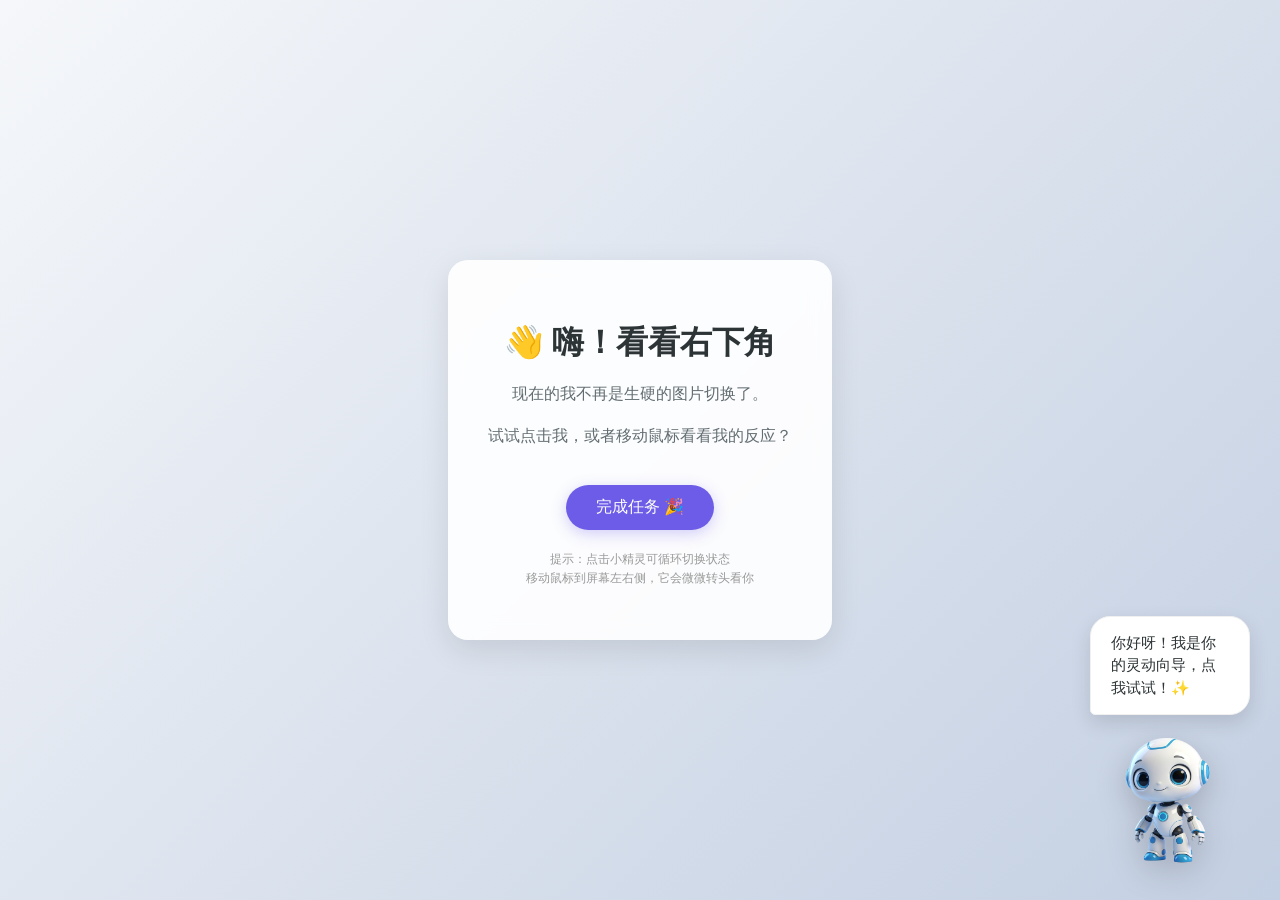
<file: images/my-elf/index.html>
<!DOCTYPE html>
<html lang="zh-CN">
<head>
    <meta charset="UTF-8">
    <meta name="viewport" content="width=device-width, initial-scale=1.0">
    <title>灵动小精灵演示</title>
    <style>
        /* --- 网页基础样式 (演示用) --- */
        body {
            font-family: 'Segoe UI', '微软雅黑', sans-serif;
            background: linear-gradient(135deg, #f5f7fa 0%, #c3cfe2 100%);
            margin: 0;
            padding: 0;
            height: 100vh;
            display: flex;
            justify-content: center;
            align-items: center;
            overflow: hidden; /* 防止小精灵跳出屏幕出现滚动条 */
        }
        .card {
            background: rgba(255, 255, 255, 0.9);
            padding: 40px;
            border-radius: 20px;
            box-shadow: 0 10px 30px rgba(0,0,0,0.1);
            text-align: center;
            max-width: 500px;
            backdrop-filter: blur(10px);
        }
        h1 { color: #2d3436; margin-bottom: 10px; }
        p { color: #636e72; line-height: 1.6; }
        .btn {
            background: #6c5ce7;
            color: white;
            border: none;
            padding: 12px 30px;
            border-radius: 50px;
            font-size: 16px;
            cursor: pointer;
            transition: transform 0.2s, background 0.2s;
            margin-top: 20px;
            box-shadow: 0 4px 15px rgba(108, 92, 231, 0.3);
        }
        .btn:hover {
            background: #5b4bc4;
            transform: translateY(-2px);
        }
        .btn:active {
            transform: translateY(1px);
        }

        /* --- 🌟 小精灵核心样式 (进阶版) --- */

        /* 1. 容器：固定在右下角 */
        #elf-container {
            position: fixed;
            bottom: 30px;
            right: 30px;
            z-index: 9999;
            display: flex;
            flex-direction: column;
            align-items: center;
            width: 160px;
            cursor: pointer;
            /* 移除容器本身的过渡，让内部图片动 */
        }

        /* 2. 对话气泡 (优化版) */
        #elf-bubble {
            background: #ffffff;
            color: #2d3436;
            padding: 15px 20px;
            border-radius: 20px 20px 20px 5px; /* 左下角尖角 */
            box-shadow: 0 8px 20px rgba(0,0,0,0.12);
            margin-bottom: 15px;
            font-size: 15px;
            line-height: 1.5;
            text-align: left;
            position: relative;
            opacity: 0;
            transform: translateY(20px) scale(0.9);
            transition: all 0.4s cubic-bezier(0.34, 1.56, 0.64, 1); /* 弹性弹出 */
            max-width: 220px;
            border: 1px solid #f0f0f0;
            pointer-events: none; /* 让点击穿透气泡直达图片 */
        }

        #elf-bubble.show {
            opacity: 1;
            transform: translateY(0) scale(1);
        }

        /* 3. 小精灵图片 (核心动画区) */
        #elf-image {
            width: 140px; /* 稍微大一点 */
            height: auto;
            filter: drop-shadow(0 10px 15px rgba(0,0,0,0.2)); /* 更重的阴影增加立体感 */
            
            /* 默认状态：呼吸悬浮 */
            animation: float 3s ease-in-out infinite;
            
            /* 关键：所有动作变化的过渡效果 */
            transition: transform 0.4s cubic-bezier(0.34, 1.56, 0.64, 1), 
                        filter 0.3s ease;
            
            transform-origin: bottom center; /* 以脚底为中心旋转/缩放 */
        }

        /* --- 动作类名 (JS会动态添加这些类) --- */

        /* A. 说话状态：轻微震动 + 放大 */
        #elf-image.state-talking {
            animation: talk-vibrate 0.3s infinite alternate;
            transform: scale(1.05);
        }

        /* B. 指向状态：身体倾斜 + 手臂延伸感 */
        #elf-image.state-pointing {
            /* 假设图片是向右指，我们让它向左倾斜，制造用力感 */
            transform: rotate(-12deg) scaleX(1.1) translateY(-5px);
            animation: none; /* 停止悬浮，专注于指向动作 */
        }

        /* C. 开心状态：跳跃 */
        #elf-image.state-happy {
            animation: happy-jump 0.6s cubic-bezier(0.175, 0.885, 0.32, 1.275);
        }

        /* D. 点击反馈：被按压的感觉 */
        #elf-container:active #elf-image {
            transform: scale(0.95) !important;
            filter: drop-shadow(0 5px 5px rgba(0,0,0,0.2));
            animation: none !important;
        }

        /* --- 动画定义 --- */
        
        /* 悬浮 */
        @keyframes float {
            0%, 100% { transform: translateY(0); }
            50% { transform: translateY(-8px); }
        }

        /* 说话震动 */
        @keyframes talk-vibrate {
            from { transform: scale(1.05) translateY(0); }
            to { transform: scale(1.08) translateY(-2px); }
        }

        /* 开心跳跃 */
        @keyframes happy-jump {
            0% { transform: translateY(0) scale(1); }
            40% { transform: translateY(-40px) scale(1.1, 0.9); } /* 挤压准备 */
            60% { transform: translateY(-40px) scale(0.9, 1.1); }
            100% { transform: translateY(0) scale(1); }
        }

        /* 鼠标跟随微动 (可选增强) */
        /* 当鼠标在屏幕左侧时，让小精灵稍微向左看 */
        body.mouse-left #elf-image {
            transform: rotate(5deg) scaleX(-1); /* 简单翻转模拟转头，需图片支持或慎用 */
            /* 注意：如果图片本身有方向性（如手指向右），翻转会导致手指向左，需谨慎使用。
               这里我们改用轻微的旋转来模拟注视，不翻转X轴，以免穿帮 */
        }
        /* 更安全的注视效果：仅轻微旋转 */
        body.mouse-left #elf-image:not(.state-pointing):not(.state-happy) {
             transform: rotate(5deg) translateY(-8px); 
        }
        body.mouse-right #elf-image:not(.state-pointing):not(.state-happy) {
             transform: rotate(-5deg) translateY(-8px);
        }

    </style>
</head>
<body>

    <!-- 演示内容 -->
    <div class="card">
        <h1>👋 嗨！看看右下角</h1>
        <p>现在的我不再是生硬的图片切换了。</p>
        <p>试试点击我，或者移动鼠标看看我的反应？</p>
        <button class="btn" onclick="triggerSuccess()">完成任务 🎉</button>
        <p style="font-size: 12px; color: #999; margin-top: 20px;">
            提示：点击小精灵可循环切换状态<br>
            移动鼠标到屏幕左右侧，它会微微转头看你
        </p>
    </div>

    <!-- 🌟 小精灵结构 -->
    <div id="elf-container" onclick="nextStep()">
        <div id="elf-bubble">你好呀！我是你的灵动向导，点我试试！✨</div>
        <!-- 确保 src 指向你的本地文件 -->
        <img id="elf-image" src="elf-idle.png" alt="Cute Elf">
    </div>

    <script>
        // --- 配置区域 ---
        const images = {
            idle: 'elf-idle.png',
            talk: 'elf-talk.png',
            point: 'elf-point.png',
            happy: 'elf-happy.png'
        };

        // 剧本：台词 + 对应图片 + 对应的 CSS 动作类名
        const steps = [
            { 
                text: "你好呀！现在的我动作更自然了吧？✨", 
                img: images.idle, 
                cssClass: '' 
            },
            { 
                text: "看这里！我在给你介绍功能呢 👉", 
                img: images.talk, 
                cssClass: 'state-talking' 
            },
            { 
                text: "比如这个按钮，点击它可以提交任务哦！", 
                img: images.point, 
                cssClass: 'state-pointing' 
            },
            { 
                text: "太棒了！任务完成！给你比个心！💖", 
                img: images.happy, 
                cssClass: 'state-happy' 
            }
        ];

        let currentStepIndex = 0;
        const elfImg = document.getElementById('elf-image');
        const elfBubble = document.getElementById('elf-bubble');
        const elfContainer = document.getElementById('elf-container');

        // 初始化：显示气泡
        setTimeout(() => {
            elfBubble.classList.add('show');
        }, 800);

        // 切换动作函数
        function nextStep() {
            currentStepIndex = (currentStepIndex + 1) % steps.length;
            const step = steps[currentStepIndex];

            // 1. 隐藏气泡 (制造节奏感)
            elfBubble.classList.remove('show');

            // 2. 清除所有旧的动作类名
            elfImg.classList.remove('state-talking', 'state-pointing', 'state-happy');
            // 强制重绘 (Reflow)，确保动画可以重新触发 (特别是跳跃动画)
            void elfImg.offsetWidth; 

            // 3. 短暂延迟后：换图 + 加新类名 + 显示气泡
            setTimeout(() => {
                elfImg.src = step.img;
                
                // 添加新的动作类名
                if (step.cssClass) {
                    elfImg.classList.add(step.cssClass);
                } else {
                    // 如果没有特定类名，恢复默认的悬浮动画 (CSS中已定义)
                    // 不需要额外操作，移除其他类名后自动回归 default
                }

                elfBubble.innerText = step.text;
                elfBubble.classList.add('show');
            }, 250); // 250ms 的延迟让动作更连贯
        }

        // 外部触发成功 (绑定给页面上的按钮)
        function triggerSuccess() {
            // 强制跳到第4步 (开心)
            currentStepIndex = 3; 
            const step = steps[3];
            
            elfBubble.classList.remove('show');
            elfImg.classList.remove('state-talking', 'state-pointing', 'state-happy');
            void elfImg.offsetWidth; // 重置动画

            setTimeout(() => {
                elfImg.src = step.img;
                elfImg.classList.add(step.cssClass);
                elfBubble.innerText = step.text;
                elfBubble.classList.add('show');
            }, 200);
        }

        // --- 🌟 高级互动：鼠标跟随 ---
        document.addEventListener('mousemove', (e) => {
            const width = window.innerWidth;
            const mouseX = e.clientX;

            // 移除旧的方位类
            document.body.classList.remove('mouse-left', 'mouse-right');

            // 判断鼠标在左边还是右边
            if (mouseX < width / 2) {
                document.body.classList.add('mouse-left');
            } else {
                document.body.classList.add('mouse-right');
            }
            
            // 如果正在做特定动作（如指向、跳跃），暂时禁止鼠标跟随干扰，保持动作完整性
            if (elfImg.classList.contains('state-pointing') || elfImg.classList.contains('state-happy')) {
                document.body.classList.remove('mouse-left', 'mouse-right');
            }
        });

    </script>
</body>
</html>
</file>
<file: assets/css/global.css>
/* assets/css/global.css */
/*
 * Theme: New Chinese Tech Style (High-End Edition) — Refined
 * Description: Visual depth, fluid typography, and smooth interactions.
 * Notes: Only visual refinement; class/logic structure unchanged.
 */

:root {
    /* --- 品牌色盘：新中式科技风 (增强饱和度与层次感) --- */
    --color-primary: #3b82f6;        /* 科技蓝：数据、平台 */
    --color-primary-dark: #2563eb;   /* 深蓝：悬停状态 */
    --color-primary-light: #eff6ff;  /* 浅蓝：背景点缀 */

    --color-accent: #d97706;         /* 丰收黄：农业、百合 */
    --color-accent-dark: #b45309;    /* 深黄：悬停状态 */
    --color-accent-glow: rgba(217, 119, 6, 0.4); /* 黄色光晕 */

    --color-success: #10b981;        /* 生态绿：乡村、生机 */
    --color-danger: #ef4444;         /* 警示红：痛点 */

    /* --- 中性色体系 (更柔和的对比度) --- */
    --color-text-main: #0f172a;      /* 深蓝灰：主标题 */
    --color-text-sub: #475569;       /* 中灰：正文 */
    --color-text-light: #94a3b8;     /* 浅灰：辅助信息 */

    --color-bg-body: #ffffff;
    --color-bg-alt: #f8fafc;         /* 极浅灰：区分区块 */
    --color-border: #e2e8f0;         /* 边框色 */

    /* --- 阴影系统 (多层叠加，营造空间感) --- */
    --shadow-sm: 0 1px 2px rgba(15, 23, 42, 0.06);
    --shadow-md: 0 8px 20px rgba(15, 23, 42, 0.08), 0 2px 6px rgba(15, 23, 42, 0.06);
    --shadow-lg: 0 18px 40px rgba(15, 23, 42, 0.10), 0 6px 16px rgba(15, 23, 42, 0.06);
    --shadow-float: 0 26px 60px rgba(15, 23, 42, 0.14), 0 10px 26px rgba(15, 23, 42, 0.08);
    --shadow-glow-primary: 0 0 0 1px rgba(59, 130, 246, 0.18), 0 12px 34px rgba(59, 130, 246, 0.24);
    --shadow-glow-accent: 0 0 0 1px rgba(217, 119, 6, 0.16), 0 14px 42px var(--color-accent-glow);

    /* --- 布局变量 --- */
    --container-max: 1200px;
    --header-height: 80px;

    /* --- 高级动画曲线 (Apple-like Ease Out) --- */
    --ease-elastic: cubic-bezier(0.19, 1, 0.22, 1);

    /* --- 精致化细节补充 (不改变逻辑，仅增强质感) --- */
    --radius-xs: 10px;
    --radius-sm: 12px;
    --radius-md: 16px;
    --radius-lg: 20px;

    --ring-primary: 0 0 0 4px rgba(59, 130, 246, 0.22);
    --ring-accent: 0 0 0 4px rgba(217, 119, 6, 0.20);

    --text-render: optimizeLegibility;
}

/* --- 基础重置 (Reset & Normalize) --- */
*, *::before, *::after {
    margin: 0;
    padding: 0;
    box-sizing: border-box;
}

html {
    scroll-behavior: smooth;
    text-size-adjust: 100%;
    -webkit-font-smoothing: antialiased;
    -moz-osx-font-smoothing: grayscale;
    text-rendering: var(--text-render);
}

/* 更细腻的选中文本效果 */
::selection {
    background: rgba(59, 130, 246, 0.18);
    color: var(--color-text-main);
}

body {
    font-family: 'PingFang SC', 'Microsoft YaHei', 'Helvetica Neue', Arial, sans-serif;
    color: var(--color-text-main);
    background-color: var(--color-bg-body);
    line-height: 1.75;
    overflow-x: hidden;
    font-feature-settings: "kern" 1, "liga" 1;

    /* 轻微的整体背景层次（不改变布局逻辑） */
    background-image:
        radial-gradient(1200px 600px at 10% -10%, rgba(59,130,246,0.08) 0%, rgba(59,130,246,0) 60%),
        radial-gradient(900px 500px at 110% 10%, rgba(217,119,6,0.06) 0%, rgba(217,119,6,0) 55%);
    background-attachment: fixed;
}

/* --- 自定义滚动条 (精致化) --- */
::-webkit-scrollbar {
    width: 10px;
    height: 10px;
}
::-webkit-scrollbar-track {
    background: var(--color-bg-alt);
    border-left: 1px solid rgba(226, 232, 240, 0.9);
}
::-webkit-scrollbar-thumb {
    background: linear-gradient(180deg, #cbd5e1 0%, #b6c2d2 100%);
    border-radius: 999px;
    border: 2px solid var(--color-bg-alt);
    transition: background 0.3s ease, transform 0.3s ease;
}
::-webkit-scrollbar-thumb:hover {
    background: linear-gradient(180deg, #aab7c9 0%, #8ea0b8 100%);
}

/* --- 通用容器 (Container) --- */
.container {
    width: 100%;
    max-width: var(--container-max);
    margin: 0 auto;
    padding: 0 24px;
}

/* --- 区块排版 (Fluid Typography & Spacing) --- */
.section-padding {
    padding: clamp(60px, 8vw, 100px) 0;
}

.section-title {
    text-align: center;
    margin-bottom: clamp(40px, 6vw, 80px);
    position: relative;
}

/* 标题区的微弱光感与分隔（不改变结构，仅增强精致度） */
.section-title::before {
    content: "";
    position: absolute;
    left: 50%;
    top: -18px;
    transform: translateX(-50%);
    width: min(520px, 72vw);
    height: 1px;
    background: linear-gradient(90deg,
        rgba(59,130,246,0) 0%,
        rgba(59,130,246,0.22) 22%,
        rgba(217,119,6,0.22) 78%,
        rgba(217,119,6,0) 100%);
    opacity: 0.9;
}

.section-title h2 {
    font-size: clamp(1.8rem, 5vw, 2.8rem);
    font-weight: 800;
    margin-bottom: 16px;
    line-height: 1.2;
    letter-spacing: -0.02em;

    /* 渐变文字效果（更柔的高光与对比） */
    background: linear-gradient(135deg,
        var(--color-primary) 0%,
        rgba(59,130,246,0.88) 35%,
        rgba(217,119,6,0.92) 70%,
        var(--color-accent) 100%);
    -webkit-background-clip: text;
    -webkit-text-fill-color: transparent;
    background-clip: text;
    display: inline-block;
    position: relative;
    z-index: 1;

    /* 轻微阴影提升高级感（不改变排版） */
    filter: drop-shadow(0 10px 24px rgba(15, 23, 42, 0.08));
}

.section-title p {
    color: var(--color-text-sub);
    font-size: clamp(1rem, 2vw, 1.125rem);
    max-width: 640px;
    margin: 0 auto;
    line-height: 1.65;
}

/* --- 按钮系统 (High-End Interaction) --- */
.btn {
    display: inline-flex;
    align-items: center;
    justify-content: center;
    gap: 8px;
    padding: 14px 36px;
    border-radius: 50px;
    font-weight: 600;
    text-decoration: none;
    font-size: 1rem;
    cursor: pointer;
    border: 2px solid transparent;
    position: relative;
    overflow: hidden;
    z-index: 1;

    transition: transform 0.45s var(--ease-elastic),
                box-shadow 0.45s var(--ease-elastic),
                background 0.45s var(--ease-elastic),
                color 0.45s var(--ease-elastic),
                border-color 0.45s var(--ease-elastic),
                filter 0.45s var(--ease-elastic);
    will-change: transform, box-shadow;
    transform: translateZ(0); /* 提升交互的顺滑感 */
}

/* 增加细腻的高光扫过（不改变按钮逻辑） */
.btn::before {
    content: "";
    position: absolute;
    inset: -2px;
    background: linear-gradient(120deg, rgba(255,255,255,0) 0%, rgba(255,255,255,0.22) 35%, rgba(255,255,255,0) 70%);
    transform: translateX(-120%);
    transition: transform 0.9s var(--ease-elastic);
    pointer-events: none;
    z-index: 0;
}

/* hover 时扫光出现 */
.btn:hover::before {
    transform: translateX(120%);
}

/* 无障碍焦点状态 */
.btn:focus-visible {
    outline: 3px solid var(--color-primary);
    outline-offset: 4px;
}

/* 主按钮：丰收黄渐变 + 发光 */
.btn-primary {
    background: linear-gradient(135deg, var(--color-accent), var(--color-accent-dark));
    color: white;
    box-shadow: var(--shadow-md);

    /* 轻微质感叠层 */
    border-color: rgba(255, 255, 255, 0.14);
}

.btn-primary:hover {
    transform: translateY(-4px);
    box-shadow: var(--shadow-float), var(--shadow-glow-accent);
    filter: saturate(1.05);
}

.btn-primary:active {
    transform: translateY(-1px);
    box-shadow: var(--shadow-sm);
    filter: saturate(1);
}

/* 描边按钮：科技蓝 */
.btn-outline {
    background: rgba(255, 255, 255, 0.6);
    border-color: rgba(59, 130, 246, 0.65);
    color: var(--color-primary);
    box-shadow: 0 1px 0 rgba(15, 23, 42, 0.03);
    backdrop-filter: blur(10px) saturate(160%);
    -webkit-backdrop-filter: blur(10px) saturate(160%);
}

.btn-outline:hover {
    background: var(--color-primary);
    color: white;
    box-shadow: var(--shadow-md), var(--shadow-glow-primary);
    transform: translateY(-2px);
    border-color: var(--color-primary);
}

.btn-outline:active {
    transform: translateY(-1px);
    box-shadow: var(--shadow-sm);
}

/* --- 滚动动画系统 (Smooth Reveal) --- */
.reveal-up, .reveal-scale {
    opacity: 0;
    will-change: transform, opacity;
    transition: opacity 0.85s var(--ease-elastic), transform 0.85s var(--ease-elastic);
}

.reveal-up {
    transform: translateY(40px);
}

.reveal-scale {
    transform: scale(0.92);
}

/* 激活状态 */
.reveal-up.active, .reveal-scale.active {
    opacity: 1;
    transform: translate(0, 0) scale(1);
}

/* 延迟工具类 (毫秒级精确控制) */
.delay-100 { transition-delay: 100ms; }
.delay-200 { transition-delay: 200ms; }
.delay-300 { transition-delay: 300ms; }
.delay-400 { transition-delay: 400ms; }
.delay-500 { transition-delay: 500ms; }

/* --- 移动端导航增强 (Mobile Navigation Base) --- */
/* 注意：需在 HTML 中添加 <button class="mobile-menu-toggle"> 并配合 JS 切换 .is-open 类 */

.mobile-menu-toggle {
    display: none; /* 桌面端隐藏 */
    flex-direction: column;
    justify-content: space-between;
    width: 30px;
    height: 21px;
    background: transparent;
    border: none;
    cursor: pointer;
    padding: 0;
    z-index: 1001;

    /* 更细腻的点击手感 */
    -webkit-tap-highlight-color: transparent;
}

.mobile-menu-toggle span {
    display: block;
    width: 100%;
    height: 3px;
    background-color: var(--color-text-main);
    border-radius: 999px;
    transition: transform 0.35s var(--ease-elastic), opacity 0.25s ease, background-color 0.35s ease;
    transform-origin: left center;
}

/* 汉堡菜单激活态动画 (需 JS 添加 .active 类) */
.mobile-menu-toggle.active span:nth-child(1) {
    transform: rotate(45deg);
    background-color: var(--color-primary);
}
.mobile-menu-toggle.active span:nth-child(2) {
    opacity: 0;
    transform: translateX(-10px);
}
.mobile-menu-toggle.active span:nth-child(3) {
    transform: rotate(-45deg);
    background-color: var(--color-primary);
}

/* --- 媒体查询 (Responsive Design) --- */
@media (max-width: 768px) {
    /* 显示汉堡按钮 */
    .mobile-menu-toggle {
        display: flex;
    }

    /* 移动端导航栏：毛玻璃悬浮效果 */
    nav {
        position: fixed;
        top: var(--header-height);
        left: 0;
        width: 100%;
        min-height: calc(100vh - var(--header-height));
        background: rgba(255, 255, 255, 0.92);
        backdrop-filter: blur(18px) saturate(180%);
        -webkit-backdrop-filter: blur(18px) saturate(180%);

        display: flex;
        flex-direction: column;
        align-items: center;
        justify-content: flex-start;
        padding-top: 40px;
        gap: 24px;

        /* 隐藏动画 */
        transform: translateY(-100%);
        opacity: 0;
        visibility: hidden;
        transition: transform 0.55s var(--ease-elastic),
                    opacity 0.35s ease,
                    visibility 0.35s ease;
        z-index: 1000;
        box-shadow: 0 18px 46px rgba(15, 23, 42, 0.10);
        border-bottom: 1px solid rgba(226, 232, 240, 0.75);
    }

    /* 导航展开状态 */
    nav.is-open {
        transform: translateY(0);
        opacity: 1;
        visibility: visible;
    }

    nav a {
        font-size: 1.25rem;
        font-weight: 600;
        color: var(--color-text-main);
        padding: 12px 24px;
        border-radius: 14px;
        width: 80%;
        text-align: center;
        transition: transform 0.35s var(--ease-elastic),
                    background 0.25s ease,
                    color 0.25s ease,
                    box-shadow 0.35s var(--ease-elastic);
        background: rgba(248, 250, 252, 0.5);
        border: 1px solid rgba(226, 232, 240, 0.7);
        backdrop-filter: blur(10px) saturate(160%);
        -webkit-backdrop-filter: blur(10px) saturate(160%);
    }

    nav a:hover {
        background: var(--color-primary-light);
        color: var(--color-primary);
        transform: scale(1.02);
        box-shadow: 0 14px 28px rgba(15, 23, 42, 0.08);
    }

    /* 调整移动端排版 */
    .section-title h2 {
        font-size: 1.8rem;
    }

    .container {
        padding: 0 20px;
    }

    .logo {
        font-size: 1.2rem !important;
        font-weight: 700;
        letter-spacing: -0.01em;
    }
}

/* --- 打印样式优化 (Print Styles) --- */
@media print {
    body {
        background: white !important;
        color: black !important;
        font-size: 12pt;
        background-image: none !important;
    }

    /* 隐藏交互元素 */
    .btn, .mobile-menu-toggle, nav, header {
        display: none !important;
    }

    /* 强制显示内容 */
    .reveal-up, .reveal-scale {
        opacity: 1 !important;
        transform: none !important;
        display: block !important;
        filter: none !important;
    }

    /* 打印时移除渐变，节省墨水并保证清晰度 */
    .section-title h2 {
        background: none !important;
        -webkit-text-fill-color: black !important;
        color: black !important;
        border-bottom: 2px solid #000;
        display: inline-block;
        padding-bottom: 5px;
        filter: none !important;
    }

    .container {
        max-width: 100%;
        padding: 0;
    }

    .section-padding {
        padding: 20px 0;
    }
}
</file>
